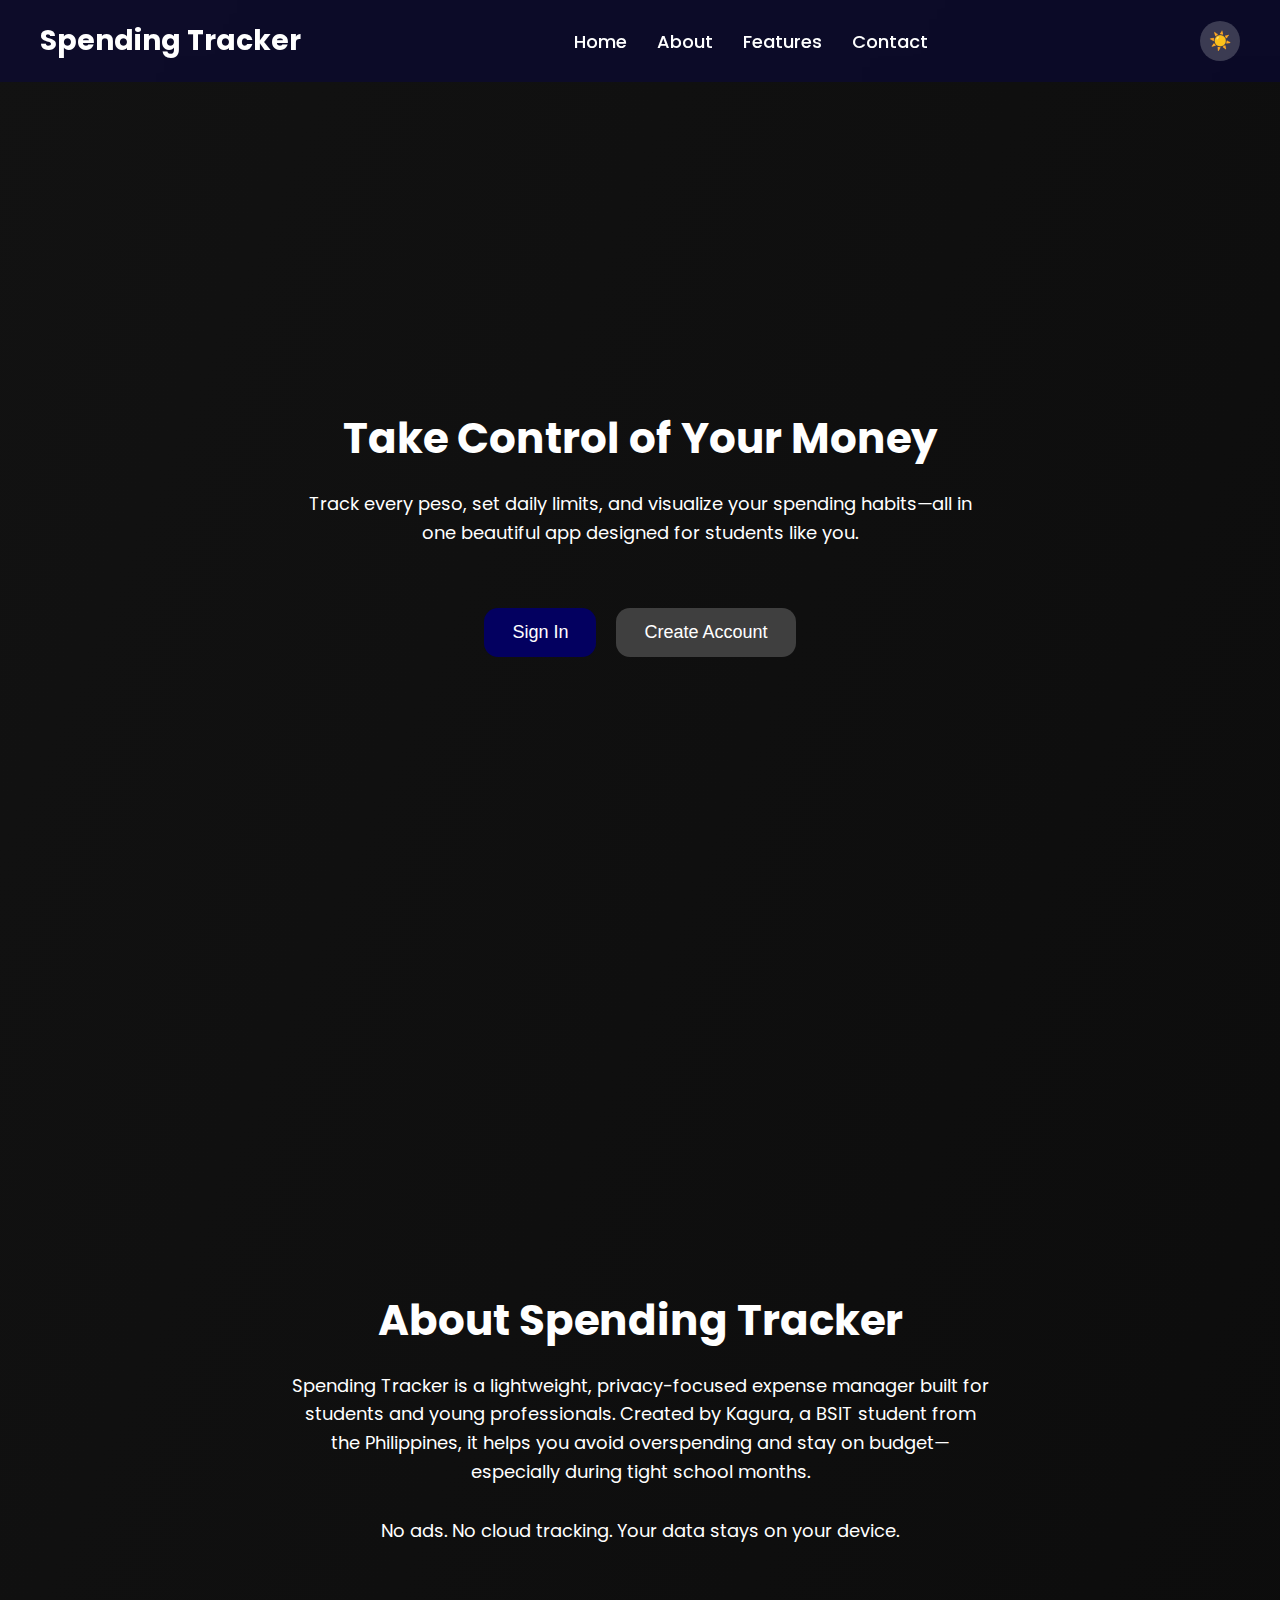
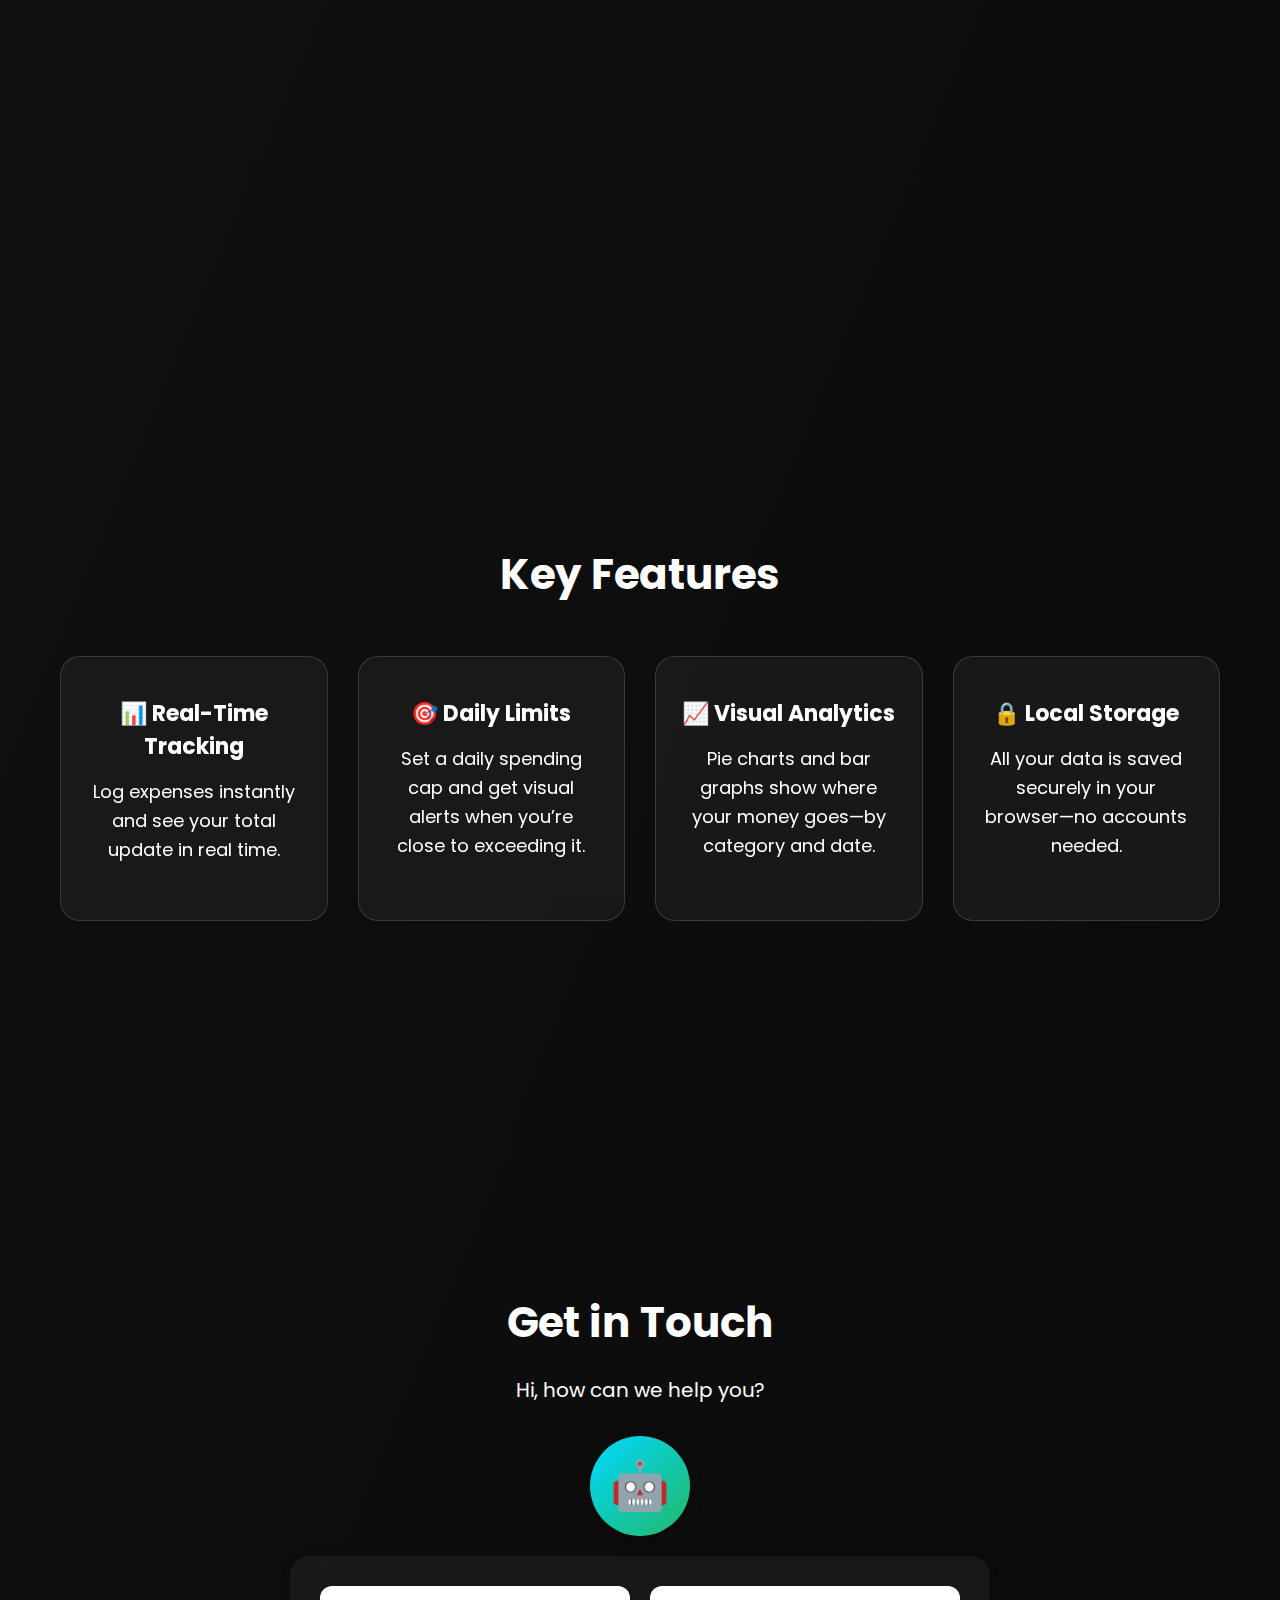
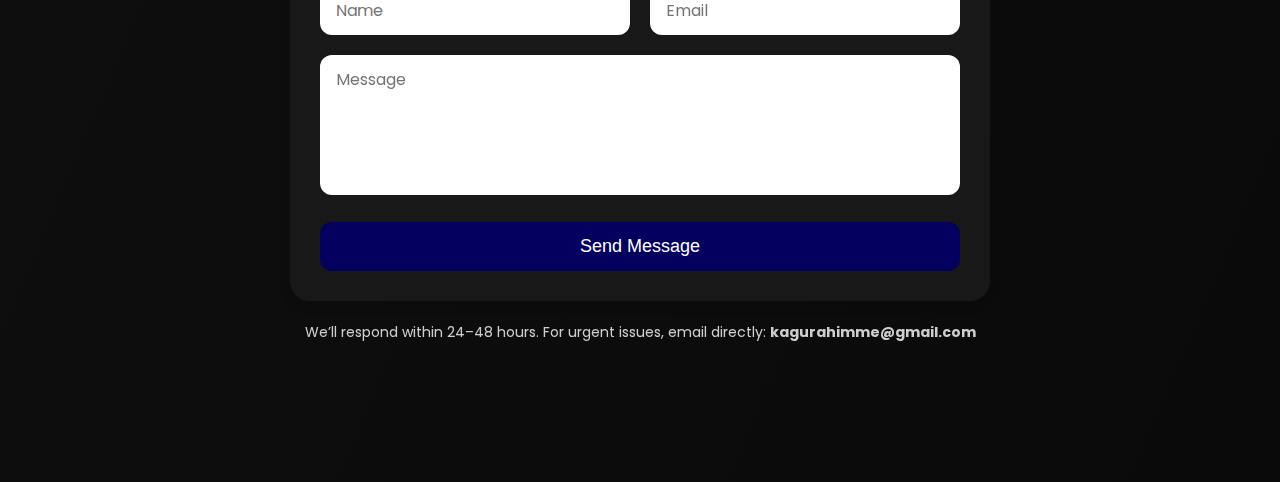
<file: index.html>
<!DOCTYPE html>
<html lang="en">
<head>
  <meta charset="UTF-8" />
  <meta name="viewport" content="width=device-width, initial-scale=1.0"/>
  <title>Welcome | Spending App</title>
  <!-- ✅ Fixed Google Fonts URL (removed extra space) -->
  <link href="https://fonts.googleapis.com/css2?family=Poppins:wght@300;400;500;700&display=swap" rel="stylesheet">
  <link rel="stylesheet" href="index.css"> <!-- ✅ Link CSS -->
</head>
<body>
  <!-- Navbar -->
  <nav class="navbar">
    <div class="logo" onclick="document.getElementById('home').scrollIntoView({behavior:'smooth'})">Spending Tracker</div>
    <div class="nav-links">
      <a href="#home">Home</a>
      <a href="#about">About</a>
      <a href="#features">Features</a>
      <a href="#contact">Contact</a>
    </div>
    <button class="theme-toggle" id="theme-toggle">🌓</button>
  </nav>

  <!-- Home Section -->
  <section id="home" class="hero">
    <h2>Take Control of Your Money</h2>
    <p>Track every peso, set daily limits, and visualize your spending habits—all in one beautiful app designed for students like you.</p>
    <div class="hero-buttons">
      <button class="btn btn-signin" onclick="window.location.href='signin.html'">Sign In</button>
      <button class="btn btn-signup" onclick="window.location.href='signup.html'">Create Account</button>
    </div>
  </section>

  <!-- About Section -->
  <section id="about">
    <h2>About Spending Tracker</h2>
    <p>
      Spending Tracker is a lightweight, privacy-focused expense manager built for students and young professionals. 
      Created by Kagura, a BSIT student from the Philippines, it helps you avoid overspending and stay on budget—especially during tight school months.
    </p>
    <p>
      No ads. No cloud tracking. Your data stays on your device.
    </p>
  </section>

  <!-- Features Section -->
  <section id="features">
    <h2>Key Features</h2>
    <div class="features-grid">
      <div class="feature-card">
        <h3>📊 Real-Time Tracking</h3>
        <p>Log expenses instantly and see your total update in real time.</p>
      </div>
      <div class="feature-card">
        <h3>🎯 Daily Limits</h3>
        <p>Set a daily spending cap and get visual alerts when you’re close to exceeding it.</p>
      </div>
      <div class="feature-card">
        <h3>📈 Visual Analytics</h3>
        <p>Pie charts and bar graphs show where your money goes—by category and date.</p>
      </div>
      <div class="feature-card">
        <h3>🔒 Local Storage</h3>
        <p>All your data is saved securely in your browser—no accounts needed.</p>
      </div>
    </div>
  </section>

  <!-- Contact Section -->
  <section id="contact">
    <h2>Get in Touch</h2>
    <p style="font-size: 20px;">Hi, how can we help you?</p>
    <div class="robot-avatar">🤖</div>
    <form class="contact-form" id="contact-form">
      <div class="form-row">
        <input type="text" id="name" placeholder="Name" required>
        <input type="email" id="email" placeholder="Email" required>
      </div>
      <textarea id="message" placeholder="Message" required></textarea>
      <button type="submit" class="btn">Send Message</button>
    </form>
    <p class="contact-note">
      We’ll respond within 24–48 hours. For urgent issues, email directly: <strong>kagurahimme@gmail.com</strong>
    </p>
  </section>



  <!-- Success Modal -->
  <div class="modal" id="success-modal">
    <div class="modal-content">
      <h3>Message Sent!</h3>
      <p id="modal-message">Thank you! We’ll get back to you soon.</p>
      <button class="btn" id="close-modal">Close</button>
    </div>
  </div>

  <!-- ✅ Link JavaScript at the end -->
  <script src="index.js"></script>
</body>
</html>
</file>
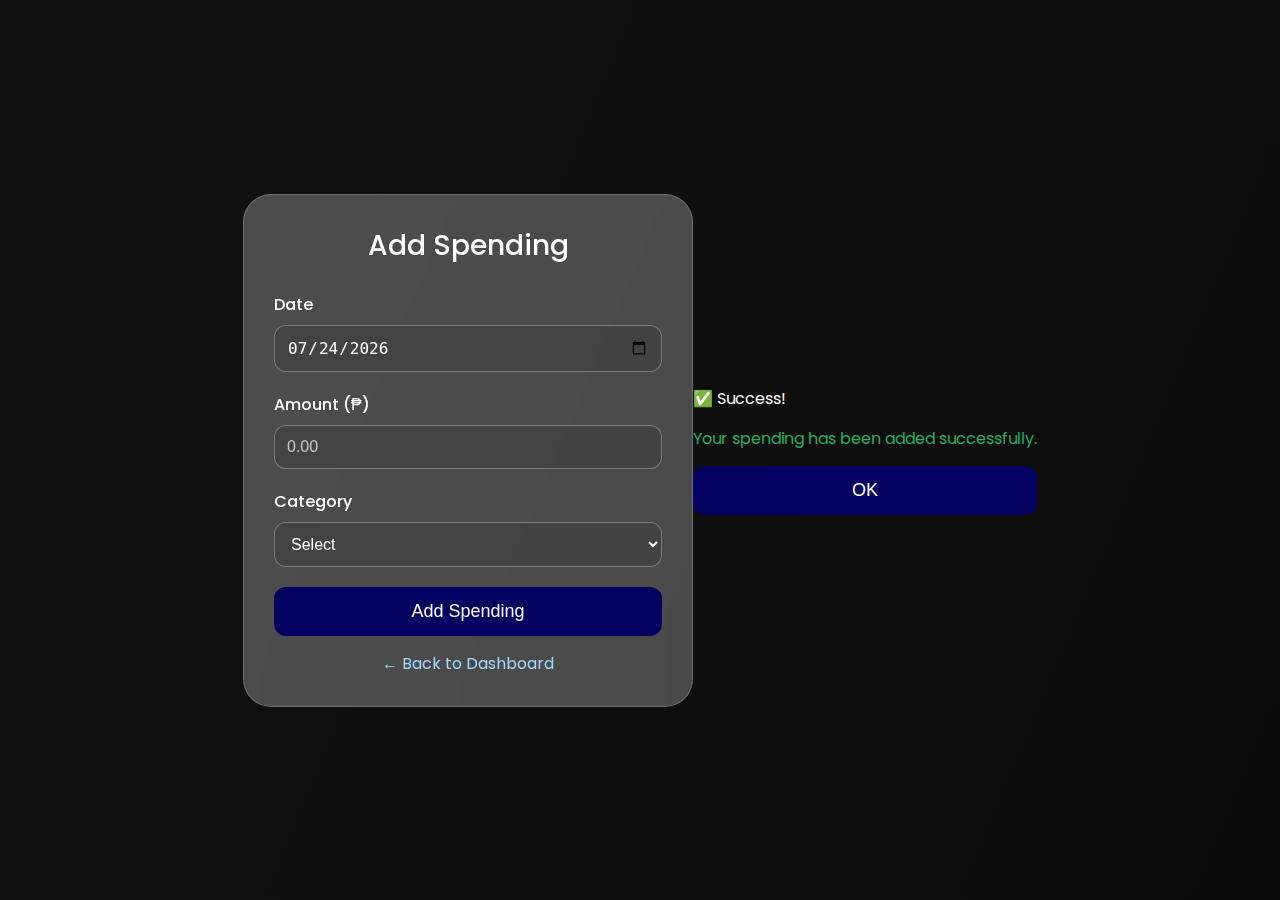
<file: add.html>
<!DOCTYPE html>
<html lang="en">
<head>
  <meta charset="UTF-8" />
  <meta name="viewport" content="width=device-width, initial-scale=1.0"/>
  <title>Add Spending</title>
  <!-- Fixed Google Fonts URL (removed extra space) -->
  <link href="https://fonts.googleapis.com/css2?family=Poppins:wght@300;400;500;700&display=swap" rel="stylesheet">
  <link rel="stylesheet" href="add.css"> <!-- ✅ Link to CSS -->
</head>
<body>
  <div class="card">
    <div class="header">Add Spending</div>
    <div class="input-group">
      <label for="date">Date</label>
      <input type="date" id="date" />
    </div>
    <div class="input-group">
      <label for="amount">Amount (₱)</label>
      <input type="number" id="amount" placeholder="0.00" min="0" step="0.01" />
    </div>
    <div class="input-group">
      <label for="category">Category</label>
      <select id="category">
        <option value="">Select</option>
        <option value="food">Food</option>
        <option value="groceries">Groceries</option>
        <option value="transport">Transportation</option>
        <option value="load">Load/Subscription</option>
      </select>
    </div>
    <button id="save-btn">Add Spending</button>
    <a href="Homepage.html" class="back-link">← Back to Dashboard</a>
  </div>
  <!-- Success Modal -->
<div class="success-modal" id="success-modal">
  <div class="success-modal-content">
    <div class="modal-title">✅ Success!</div>
    <p style="text-align: center; margin: 15px 0; font-size: 16px; color: #27ae60;">
      Your spending has been added successfully.
    </p>
    <button class="btn" id="close-success-modal">OK</button>
  </div>
</div>

  <!-- ✅ Link to JavaScript at end of body -->
  <script src="add.js"></script>
</body>
</html>
</file>
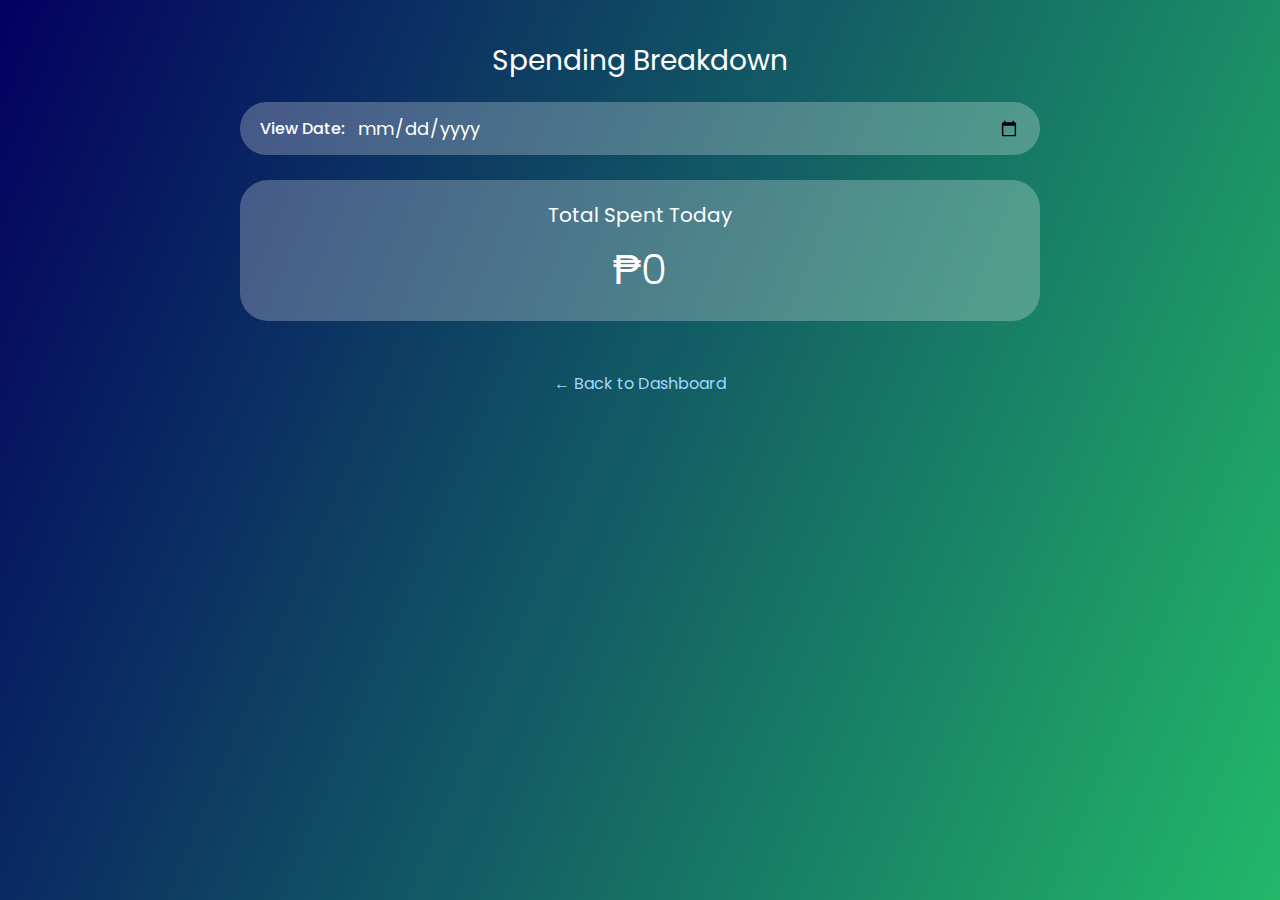
<file: breakdown.html>
<!DOCTYPE html>
<html lang="en">
<head>
  <meta charset="UTF-8" />
  <meta name="viewport" content="width=device-width, initial-scale=1.0"/>
  <title>Spending Breakdown</title>
  <!-- Fixed Google Fonts URL (removed extra space) -->
  <link href="https://fonts.googleapis.com/css2?family=Poppins:wght@300;400;500;700&display=swap" rel="stylesheet">
  <link rel="stylesheet" href="breakdown.css"> <!-- ✅ Link CSS -->
</head>
<body>
  <div class="container">
    <div class="header">Spending Breakdown</div>

    <div class="date-picker">
      <label for="date-select">View Date:</label>
      <input type="date" id="date-select" />
    </div>

    <div class="summary">
      <div class="total-label">Total Spent Today</div>
      <div class="total-value">₱<span id="total-spent">0</span></div>
    </div>

    <div class="breakdown-list" id="breakdown-list">
      <!-- Items loaded by JS -->
    </div>

    <a href="index.html" class="back-link">← Back to Dashboard</a>
  </div>

  <!-- ✅ Link JavaScript at the end -->
  <script src="breakdown.js"></script>
</body>
</html>
</file>
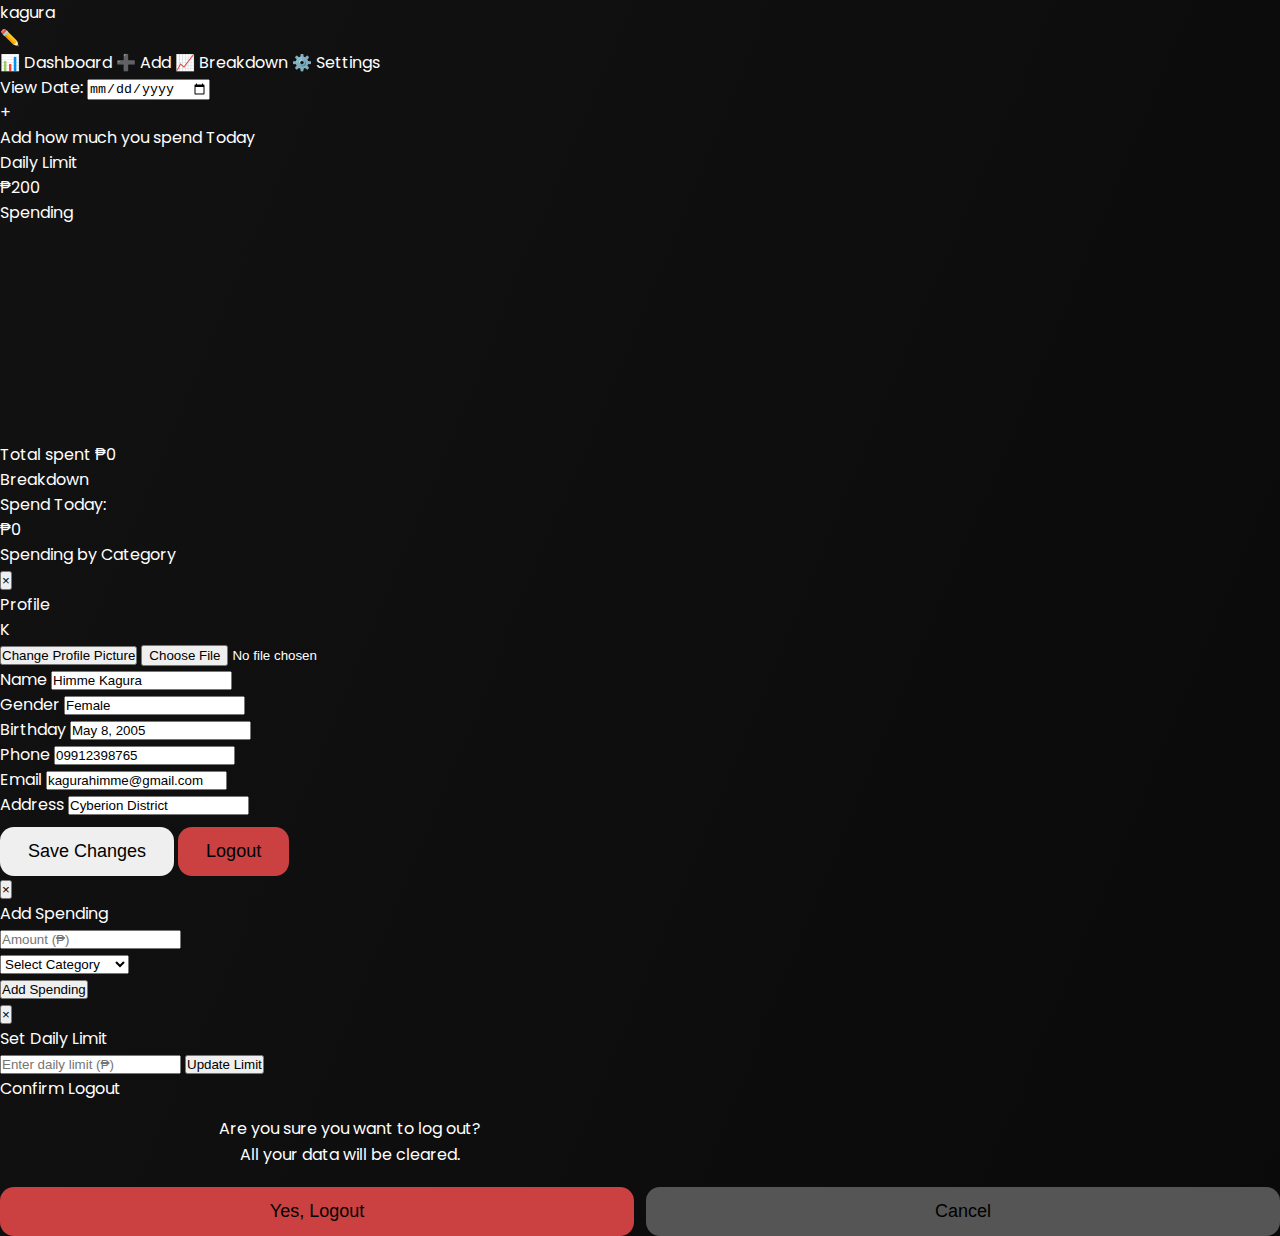
<file: Homepage.html>
<!DOCTYPE html>
<html lang="en">
<head>
  <meta charset="UTF-8" />
  <meta name="viewport" content="width=device-width, initial-scale=1.0"/>
  <title>Spending Dashboard</title>
  <link href="https://fonts.googleapis.com/css2?family=Poppins:wght@300;400;500;700&display=swap" rel="stylesheet">
  <link rel="stylesheet" href="index.css"> <!-- ✅ Link to CSS -->
</head>
<body>
  <!-- Sidebar -->
  <div class="sidebar">
    <div class="profile-header" id="profile-btn">
      <div class="avatar" id="sidebar-avatar"></div>
      <div class="username" id="profile-name">kagura</div>
      <div class="edit-icon">✏️</div>
    </div>

    <!-- Dashboard: stays on current page -->
    <a href="index.html" class="nav-item" style="text-decoration: none; color: white;">
      <span class="nav-icon">📊</span>
      <span>Dashboard</span>
    </a>

    <!-- Link to add.html -->
    <a href="add.html" class="nav-item" style="text-decoration: none; color: white;">
      <span class="nav-icon">➕</span>
      <span>Add</span>
    </a>

    <!-- Link to breakdown.html -->
    <a href="breakdown.html" class="nav-item" style="text-decoration: none; color: white;">
      <span class="nav-icon">📈</span>
      <span>Breakdown</span>
    </a>

    <!-- Link to settings.html -->
    <a href="settings.html" class="nav-item" style="text-decoration: none; color: white;">
      <span class="nav-icon">⚙️</span>
      <span>Settings</span>
    </a>
  </div>

  <!-- Main Content -->
  <div class="main-content">
    <div class="header-row">
      <div class="date-picker-container">
        <span class="date-picker-label">View Date:</span>
        <input type="date" id="date-picker">
      </div>
      <div class="quick-add">
        <div class="add-btn" id="add-spending-btn">+</div>
        <div class="add-text">Add how much you spend Today</div>
      </div>
    </div>

    <div class="analytics-card">
      <!-- Combined Pie Chart and Daily Limit Container -->
      <div class="pie-container">
        <div class="daily-limit-in-pie" id="daily-limit-in-pie">
          <div class="daily-limit-title">Daily Limit</div>
          <div class="daily-limit-value">₱<span id="daily-limit-value">200</span></div>
        </div>
        <div class="chart-title">Spending</div>
        <canvas id="pie-chart" class="pie-chart-canvas" width="210" height="210"></canvas>
        <div class="total-spent">Total spent ₱<span id="total-spent">0</span></div>
      </div>

      <!-- Breakdown Container with Bar Graph Inside -->
      <div class="breakdown">
        <div class="breakdown-header">
          <div class="breakdown-title">Breakdown</div>
        </div>
        
        <div class="selected-date-container">
          <div class="selected-date-title">Spend Today: </div>
          <div class="selected-date-value">₱<span id="today-total">0</span></div>
        </div>
        
        <div class="breakdown-list" id="breakdown-list">
          <!-- Breakdown items will be generated here -->
        </div>
        
        <!-- Bar Graph inside Breakdown -->
        <div class="bar-graph-container">
          <div class="graph-title">Spending by Category</div>
          <div class="bars-container" id="bars-container">
            <!-- Bars will be generated by JavaScript -->
          </div>
        </div>
      </div>
    </div>
  </div>

  <!-- Profile Modal -->
  <div class="profile-modal" id="profile-modal">
    <div class="profile-modal-content">
      <button class="close-btn" id="close-profile-modal">×</button>
      <div class="modal-title">Profile</div>
      
      <!-- Profile Image Upload -->
      <div class="profile-image-container">
        <div class="profile-preview" id="profile-preview">
          <span id="preview-placeholder">K</span>
        </div>
        <button class="image-upload-btn" id="image-upload-btn">Change Profile Picture</button>
        <input type="file" id="profile-image-input" class="file-input" accept="image/*">
      </div>
      
      <div class="profile-field">
        <label class="field-label">Name</label>
        <input type="text" id="profile-name-input" class="field-input" value="Himme Kagura">
      </div>
      <div class="profile-field">
        <label class="field-label">Gender</label>
        <input type="text" id="profile-gender-input" class="field-input" value="Female">
      </div>
      <div class="profile-field">
        <label class="field-label">Birthday</label>
        <input type="text" id="profile-birthday-input" class="field-input" value="May 8, 2005">
      </div>
      <div class="profile-field">
        <label class="field-label">Phone</label>
        <input type="text" id="profile-phone-input" class="field-input" value="09912398765">
      </div>
      <div class="profile-field">
        <label class="field-label">Email</label>
        <input type="email" id="profile-email-input" class="field-input" value="kagurahimme@gmail.com">
      </div>
      <div class="profile-field">
        <label class="field-label">Address</label>
        <input type="text" id="profile-address-input" class="field-input" value="Cyberion District">
      </div>
      <button class="btn" id="save-profile">Save Changes</button>
      <button class="btn" id="logout-btn" style="background: #CB4040; margin-top: 10px;">Logout</button>
    </div>
  </div>

  <!-- Add Spending Modal -->
  <div class="add-modal" id="add-modal">
    <div class="add-modal-content">
      <button class="close-btn" id="close-add-modal">×</button>
      <div class="add-modal-title">Add Spending</div>
      <div class="input-group">
        <input type="number" id="amount" class="input-field" placeholder="Amount (₱)" min="0" step="0.01">
      </div>
      <div class="input-group">
        <select id="category" class="category-select">
          <option value="">Select Category</option>
          <option value="food">Food</option>
          <option value="groceries">Groceries</option>
          <option value="transport">Transportation</option>
          <option value="load">Load/Subscription</option>
        </select>
      </div>
      <button class="save-btn" id="save-spending">Add Spending</button>
    </div>
  </div>

  <!-- Daily Limit Modal -->
  <div class="daily-limit-modal" id="daily-limit-modal">
    <div class="daily-limit-modal-content">
      <button class="close-btn" id="close-daily-limit-modal">×</button>
      <div class="daily-limit-title">Set Daily Limit</div>
      <input type="number" id="daily-limit-input" class="daily-limit-input" placeholder="Enter daily limit (₱)" min="0" step="0.01">
      <button class="update-btn" id="update-daily-limit">Update Limit</button>
    </div>
  </div>

  <!-- Logout Confirmation Modal -->
  <div class="logout-modal" id="logout-modal">
    <div class="logout-modal-content">
      <div class="modal-title">Confirm Logout</div>
      <p style="text-align: center; margin: 15px 0; font-size: 16px;">
        Are you sure you want to log out?<br>All your data will be cleared.
      </p>
      <div style="display: flex; gap: 12px; margin-top: 20px;">
        <button class="btn" id="confirm-logout" style="flex: 1; background: #CB4040;">Yes, Logout</button>
        <button class="btn" id="cancel-logout" style="flex: 1; background: #555;">Cancel</button>
      </div>
    </div>
  </div>

  <!-- ✅ Link to JavaScript at the END of body -->
  <script src="index.js"></script>
</body>
</html>
</file>
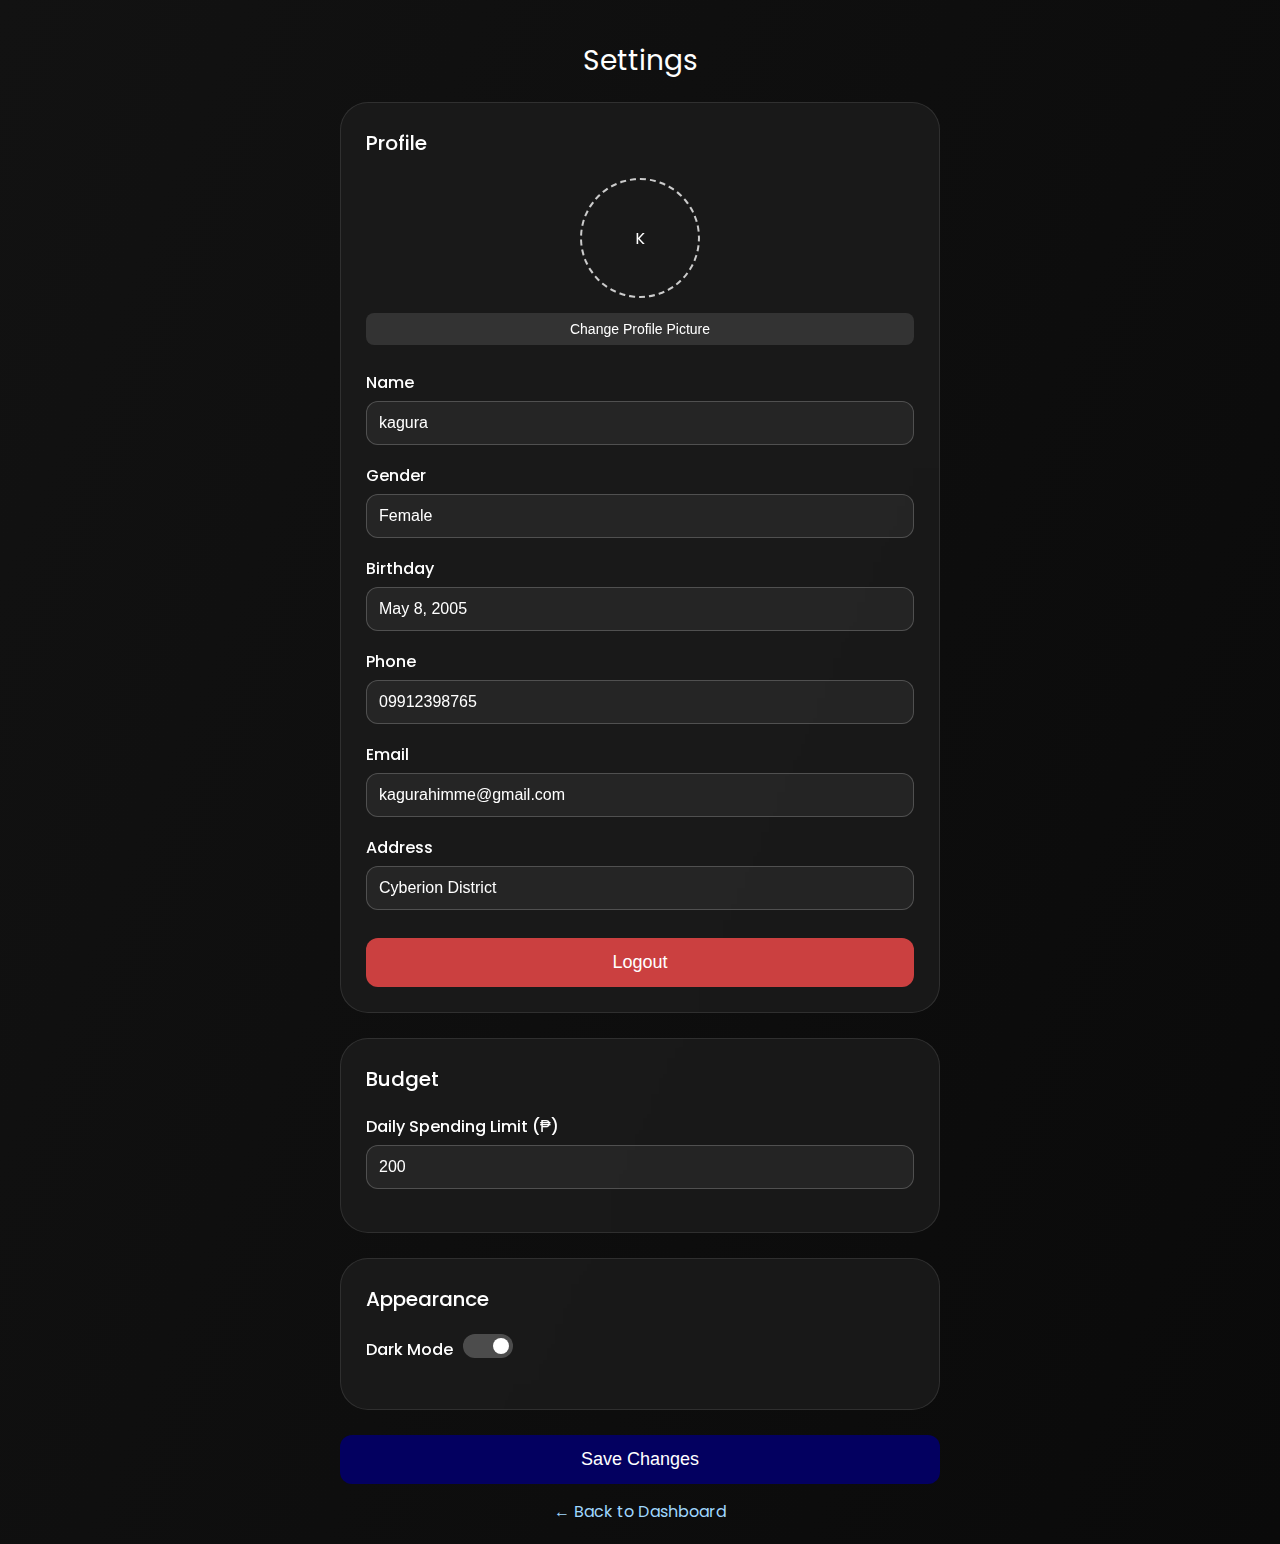
<file: settings.html>
<!-- settings.html -->
<!DOCTYPE html>
<html lang="en">
<head>
  <meta charset="UTF-8" />
  <meta name="viewport" content="width=device-width, initial-scale=1.0"/>
  <title>Settings</title>
  <link href="https://fonts.googleapis.com/css2?family=Poppins:wght@300;400;500;700&display=swap" rel="stylesheet">
  <style>
    * {
      margin: 0;
      padding: 0;
      box-sizing: border-box;
    }

    body {
      background: linear-gradient(112.68deg, #030060 0%, #22B868 100%);
      font-family: 'Poppins', sans-serif;
      color: white;
      padding: 20px;
      min-height: 100vh;
      transition: background 0.3s ease;
    }

    /* Dark Mode */
    body.dark-mode {
      background: linear-gradient(112.68deg, #121212 0%, #0a0a0a 100%);
    }

    .container {
      max-width: 600px;
      margin: 0 auto;
    }

    .header {
      text-align: center;
      font-size: 28px;
      margin: 20px 0;
    }

    .card {
      background: rgba(255,255,255,0.25);
      backdrop-filter: blur(10px);
      border: 1px solid rgba(255,255,255,0.2);
      border-radius: 28px;
      padding: 25px;
      margin-bottom: 25px;
    }

    .section-title {
      font-size: 20px;
      margin-bottom: 20px;
      font-weight: 500;
    }

    .field {
      margin-bottom: 18px;
    }

    label {
      display: block;
      margin-bottom: 6px;
      font-weight: 500;
    }

    input {
      width: 100%;
      padding: 12px;
      border-radius: 12px;
      border: 1px solid rgba(255,255,255,0.3);
      background: rgba(0,0,0,0.1);
      color: white;
      font-size: 16px;
    }

    button {
      width: 100%;
      padding: 14px;
      background: #030060;
      color: white;
      border: none;
      border-radius: 12px;
      font-size: 18px;
      font-weight: 500;
      cursor: pointer;
      transition: background 0.3s;
    }

    button:hover {
      background: #22B868;
    }

    .back-link {
      display: block;
      text-align: center;
      margin-top: 15px;
      color: #a0d8ff;
      text-decoration: none;
      font-size: 16px;
    }

    /* Profile Image Upload */
    .profile-image-container {
      display: flex;
      flex-direction: column;
      align-items: center;
      margin-bottom: 25px;
    }

    .profile-preview {
      width: 120px;
      height: 120px;
      border-radius: 50%;
      background: #ddd;
      display: flex;
      align-items: center;
      justify-content: center;
      overflow: hidden;
      margin-bottom: 15px;
      border: 2px dashed #ccc;
    }

    .profile-preview img {
      width: 100%;
      height: 100%;
      object-fit: cover;
    }

    .image-upload-btn {
      background: #030060;
      color: white;
      border: none;
      padding: 8px 16px;
      border-radius: 8px;
      cursor: pointer;
      font-size: 14px;
    }

    .image-upload-btn:hover {
      background: #22B868;
    }

    .file-input {
      display: none;
    }

    /* Toggle Switch for Light/Dark Mode */
    .toggle-container {
      display: flex;
      align-items: center;
      gap: 10px;
      margin-bottom: 20px;
    }

    .toggle-label {
      font-size: 16px;
      font-weight: 500;
    }

    .switch {
      position: relative;
      display: inline-block;
      width: 50px;
      height: 24px;
    }

    .switch input {
      opacity: 0;
      width: 0;
      height: 0;
    }

    .slider {
      position: absolute;
      cursor: pointer;
      top: 0;
      left: 0;
      right: 0;
      bottom: 0;
      background: rgba(255,255,255,0.2);
      transition: .4s;
      border-radius: 24px;
    }

    .slider:before {
      position: absolute;
      content: "";
      height: 16px;
      width: 16px;
      left: 4px;
      bottom: 4px;
      background: white;
      transition: .4s;
      border-radius: 50%;
    }

    input:checked + .slider {
      background: #22B868;
    }

    input:checked + .slider:before {
      transform: translateX(26px);
    }

    /* Dark mode overrides */
    body.dark-mode {
      background: linear-gradient(112.68deg, #121212 0%, #0a0a0a 100%);
      color: #fff;
    }

    body.dark-mode .card {
      background: rgba(30, 30, 30, 0.7);
      border: 1px solid rgba(255,255,255,0.1);
    }

    body.dark-mode input {
      background: rgba(50, 50, 50, 0.5);
      color: white;
      border-color: rgba(255,255,255,0.2);
    }

    body.dark-mode .slider {
      background: rgba(200, 200, 200, 0.3);
    }

    body.dark-mode .slider:before {
      background: #fff;
    }

    body.dark-mode .image-upload-btn {
      background: #333;
    }

    body.dark-mode .image-upload-btn:hover {
      background: #555;
    }

    /* Notification Modal */
    .notification-modal {
      position: fixed;
      top: 0;
      left: 0;
      width: 100%;
      height: 100%;
      background: rgba(0, 0, 0, 0.5);
      display: flex;
      justify-content: center;
      align-items: center;
      z-index: 2000;
      opacity: 0;
      visibility: hidden;
      transition: opacity 0.3s, visibility 0.3s;
    }

    .notification-modal.show {
      opacity: 1;
      visibility: visible;
    }

    .notification-content {
      background: rgba(255, 255, 255, 0.95);
      color: #030060;
      padding: 20px 30px;
      border-radius: 16px;
      font-size: 18px;
      font-weight: 500;
      text-align: center;
      max-width: 90%;
      box-shadow: 0 8px 24px rgba(0,0,0,0.3);
    }

    body.dark-mode .notification-content {
      background: rgba(30, 30, 30, 0.95);
      color: #22B868;
    }
  </style>
</head>
<body>
  <div class="container">
    <div class="header">Settings</div>

    <!-- Profile Section -->
    <div class="card">
      <div class="section-title">Profile</div>

      <!-- Profile Image Upload -->
      <div class="profile-image-container">
        <div class="profile-preview" id="profile-preview">
          <span id="preview-placeholder">K</span>
        </div>
        <button class="image-upload-btn" id="image-upload-btn">Change Profile Picture</button>
        <input type="file" id="profile-image-input" class="file-input" accept="image/*">
      </div>

      <div class="field">
        <label for="name">Name</label>
        <input type="text" id="name" placeholder="Your name">
      </div>
      <div class="field">
        <label for="gender">Gender</label>
        <input type="text" id="gender" placeholder="Female">
      </div>
      <div class="field">
        <label for="birthday">Birthday</label>
        <input type="text" id="birthday" placeholder="May 8, 2005">
      </div>
      <div class="field">
        <label for="phone">Phone</label>
        <input type="text" id="phone" placeholder="09912398765">
      </div>
      <div class="field">
        <label for="email">Email</label>
        <input type="email" id="email" placeholder="kagurahimme@gmail.com">
      </div>
      <div class="field">
        <label for="address">Address</label>
        <input type="text" id="address" placeholder="Cyberion District">
      </div>
      <button class="btn" id="logout-btn" style="background: #CB4040; margin-top: 10px;">Logout</button>
    </div>

    <!-- Daily Limit Section -->
    <div class="card">
      <div class="section-title">Budget</div>
      <div class="field">
        <label for="daily-limit">Daily Spending Limit (₱)</label>
        <input type="number" id="daily-limit" min="0" step="0.01" placeholder="200">
      </div>
    </div>

    <!-- Theme Toggle -->
    <div class="card">
      <div class="section-title">Appearance</div>
      <div class="toggle-container">
        <span class="toggle-label">Dark Mode</span>
        <label class="switch">
          <input type="checkbox" id="theme-toggle">
          <span class="slider"></span>
        </label>
      </div>
    </div>

    <button id="save-btn">Save Changes</button>
    <a href="index.html" class="back-link">← Back to Dashboard</a>
  </div>

  <!-- Notification Modal -->
  <div class="notification-modal" id="notification-modal">
    <div class="notification-content" id="notification-text">
      Settings saved!
    </div>
  </div>

  <script>
    // Load saved data
    const userData = JSON.parse(localStorage.getItem('userData')) || {
      name: 'kagura',
      gender: 'Female',
      birthday: 'May 8, 2005',
      phone: '09912398765',
      email: 'kagurahimme@gmail.com',
      address: 'Cyberion District',
      profileImage: null
    };

    // Get latest daily limit from any date (or default)
    let dailyLimit = 200;
    const spendingData = JSON.parse(localStorage.getItem('spendingDataV2')) || {};
    const dates = Object.keys(spendingData);
    if (dates.length > 0) {
      dailyLimit = spendingData[dates[0]].dailyLimit || 200;
    }

    // Populate fields
    document.getElementById('name').value = userData.name;
    document.getElementById('gender').value = userData.gender;
    document.getElementById('birthday').value = userData.birthday;
    document.getElementById('phone').value = userData.phone;
    document.getElementById('email').value = userData.email;
    document.getElementById('address').value = userData.address;
    document.getElementById('daily-limit').value = dailyLimit;

    // Initialize profile image preview
    function initProfileImage() {
      const profilePreview = document.getElementById('profile-preview');
      const previewPlaceholder = document.getElementById('preview-placeholder');

      if (userData.profileImage) {
        profilePreview.innerHTML = `<img src="${userData.profileImage}" alt="Profile">`;
        previewPlaceholder.style.display = 'none';
      } else {
        const firstLetter = userData.name.charAt(0).toUpperCase();
        previewPlaceholder.textContent = firstLetter;
        profilePreview.style.background = `url('https://via.placeholder.com/120/FF69B4/ffffff?text=${firstLetter}') center/cover no-repeat`;
      }
    }

    initProfileImage();

    // Handle profile image upload
    document.getElementById('image-upload-btn').addEventListener('click', () => {
      document.getElementById('profile-image-input').click();
    });

    document.getElementById('profile-image-input').addEventListener('change', (e) => {
      const file = e.target.files[0];
      if (file) {
        const reader = new FileReader();
        reader.onload = (event) => {
          const imageUrl = event.target.result;
          userData.profileImage = imageUrl;
          document.getElementById('profile-preview').innerHTML = `<img src="${imageUrl}" alt="Profile">`;
          document.getElementById('preview-placeholder').style.display = 'none';
        };
        reader.readAsDataURL(file);
      }
    });

    // Notification function
    function showNotification(message) {
      const modal = document.getElementById('notification-modal');
      const text = document.getElementById('notification-text');
      text.textContent = message;
      modal.classList.add('show');

      // Auto-close after 3 seconds
      setTimeout(() => {
        modal.classList.remove('show');
      }, 3000);

      // Close on click
      modal.addEventListener('click', () => {
        modal.classList.remove('show');
      }, { once: true });
    }

    // Save
    document.getElementById('save-btn').addEventListener('click', () => {
      const name = document.getElementById('name').value.trim();
      const gender = document.getElementById('gender').value.trim();
      const birthday = document.getElementById('birthday').value.trim();
      const phone = document.getElementById('phone').value.trim();
      const email = document.getElementById('email').value.trim();
      const address = document.getElementById('address').value.trim();
      const limit = parseFloat(document.getElementById('daily-limit').value);

      if (!name || !email || isNaN(limit) || limit < 0) {
        showNotification('Please fill all required fields correctly.');
        return;
      }

      // Save user data
      localStorage.setItem('userData', JSON.stringify({
        name,
        gender,
        birthday,
        phone,
        email,
        address,
        profileImage: userData.profileImage
      }));

      // Update daily limit for all existing dates
      const updatedSpending = { ...spendingData };
      for (const date in updatedSpending) {
        updatedSpending[date].dailyLimit = limit;
      }
      localStorage.setItem('spendingDataV2', JSON.stringify(updatedSpending));

      showNotification('Settings saved!');
      
      // Redirect after a short delay for smooth UX
      setTimeout(() => {
        window.location.href = 'index.html';
      }, 1000);
    });

    // Theme Toggle Logic
    const themeToggle = document.getElementById('theme-toggle');
    const body = document.body;

    const savedTheme = localStorage.getItem('theme') || 'dark';
    if (savedTheme === 'light') {
      body.classList.remove('dark-mode');
      themeToggle.checked = false;
    } else {
      body.classList.add('dark-mode');
      themeToggle.checked = true;
    }

    themeToggle.addEventListener('change', () => {
    if (themeToggle.checked) {
        document.body.classList.add('dark-mode');
        document.body.classList.remove('light-mode');
        localStorage.setItem('theme', 'dark');
    } else {
        document.body.classList.add('light-mode');
        document.body.classList.remove('dark-mode');
        localStorage.setItem('theme', 'light');
    }
    });
    // Logout
    document.getElementById('logout-btn').addEventListener('click', () => {
      localStorage.removeItem('isLoggedIn');
      localStorage.removeItem('userData');
      localStorage.removeItem('spendingDataV2');
      alert('You have been logged out.');
      window.location.href = 'landingpage.html';
    });
  </script>
</body>
</html>
</file>
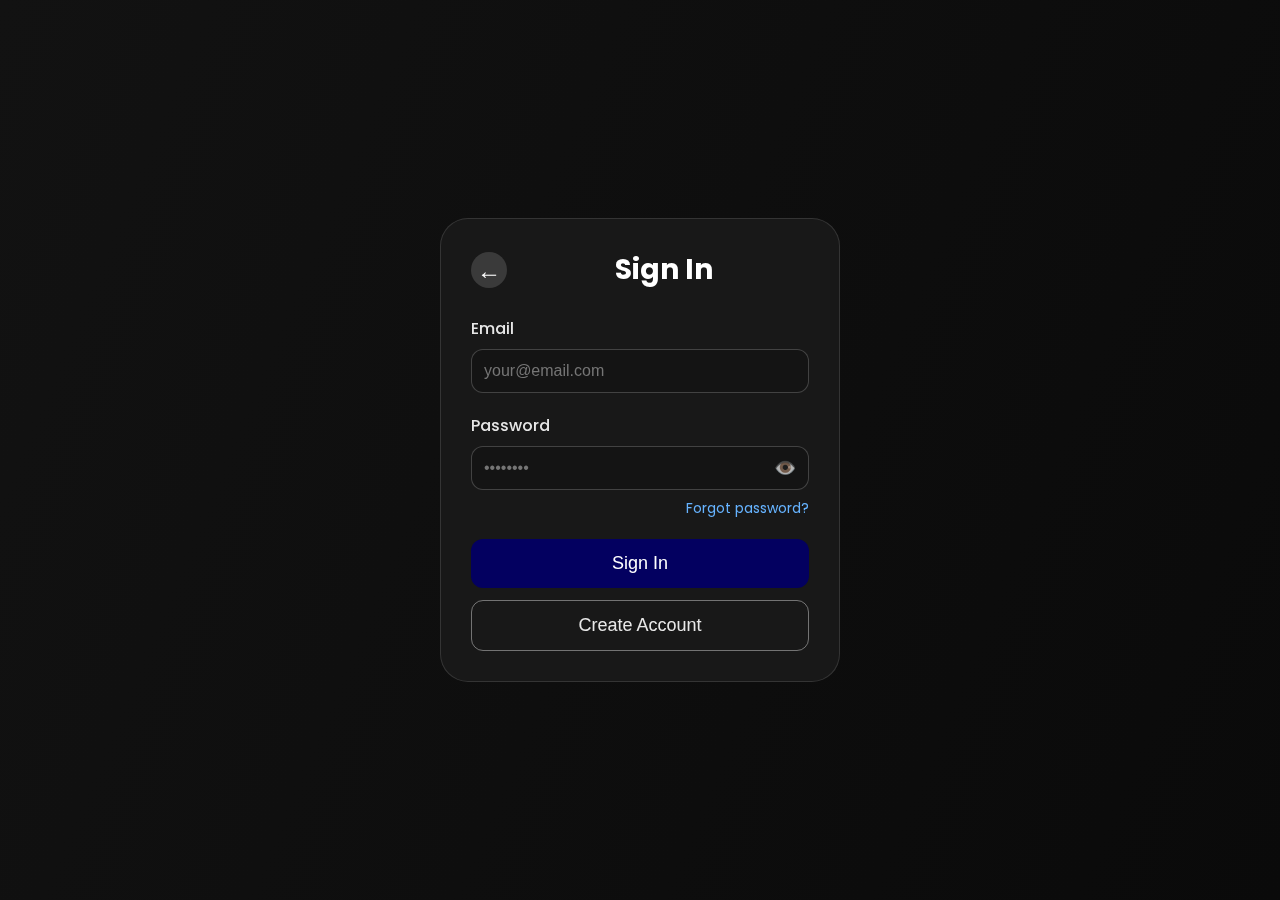
<file: signin.html>
<!DOCTYPE html>
<html lang="en">
<head>
  <meta charset="UTF-8" />
  <meta name="viewport" content="width=device-width, initial-scale=1.0"/>
  <title>Sign In</title>
  <link href="https://fonts.googleapis.com/css2?family=Poppins:wght@300;400;500;700&display=swap" rel="stylesheet">
  <link rel="stylesheet" href="signin.css">
</head>
<body>
  <div class="card">
    <!-- Header with Back Button -->
    <div class="header-container">
      <a href="index.html" class="back-btn">←</a>
      <h1 class="header">Sign In</h1>
    </div>

    <div class="field">
      <label for="email">Email</label>
      <input type="email" id="email" placeholder="your@email.com">
    </div>
    <div class="field password-field">
      <label for="password">Password</label>
      <div class="password-wrapper">
        <input type="password" id="password" placeholder="••••••••">
        <button type="button" class="toggle-password" id="toggle-password">👁️</button>
      </div>
      <a href="#" id="forgot-password" class="forgot-link">Forgot password?</a>
    </div>
    
    <button id="signin-btn">Sign In</button>
    <button class="signup-btn" onclick="window.location.href='signup.html'">Create Account</button>
  </div>

  <!-- Message Modal -->
  <div class="modal" id="message-modal">
    <div class="modal-content">
      <h3 id="modal-title">Title</h3>
      <p id="modal-text">Message here.</p>
      <button class="btn" id="modal-close">Close</button>
    </div>
  </div>

  <!-- Forgot Password Modal -->
  <div class="modal" id="forgot-modal">
    <div class="modal-content">
      <h3>Reset Password</h3>
      <p>Enter your email and we’ll send you a link to reset your password.</p>
      <input type="email" id="reset-email" placeholder="your@email.com" style="width:100%; padding:10px; margin:10px 0; border-radius:8px; border:1px solid #ccc;">
      <button class="btn" id="send-reset">Send Reset Link</button>
      <button class="btn cancel-btn" id="cancel-reset">Cancel</button>
    </div>
  </div>

  <script src="signin.js"></script>
</body>
</html>
</file>
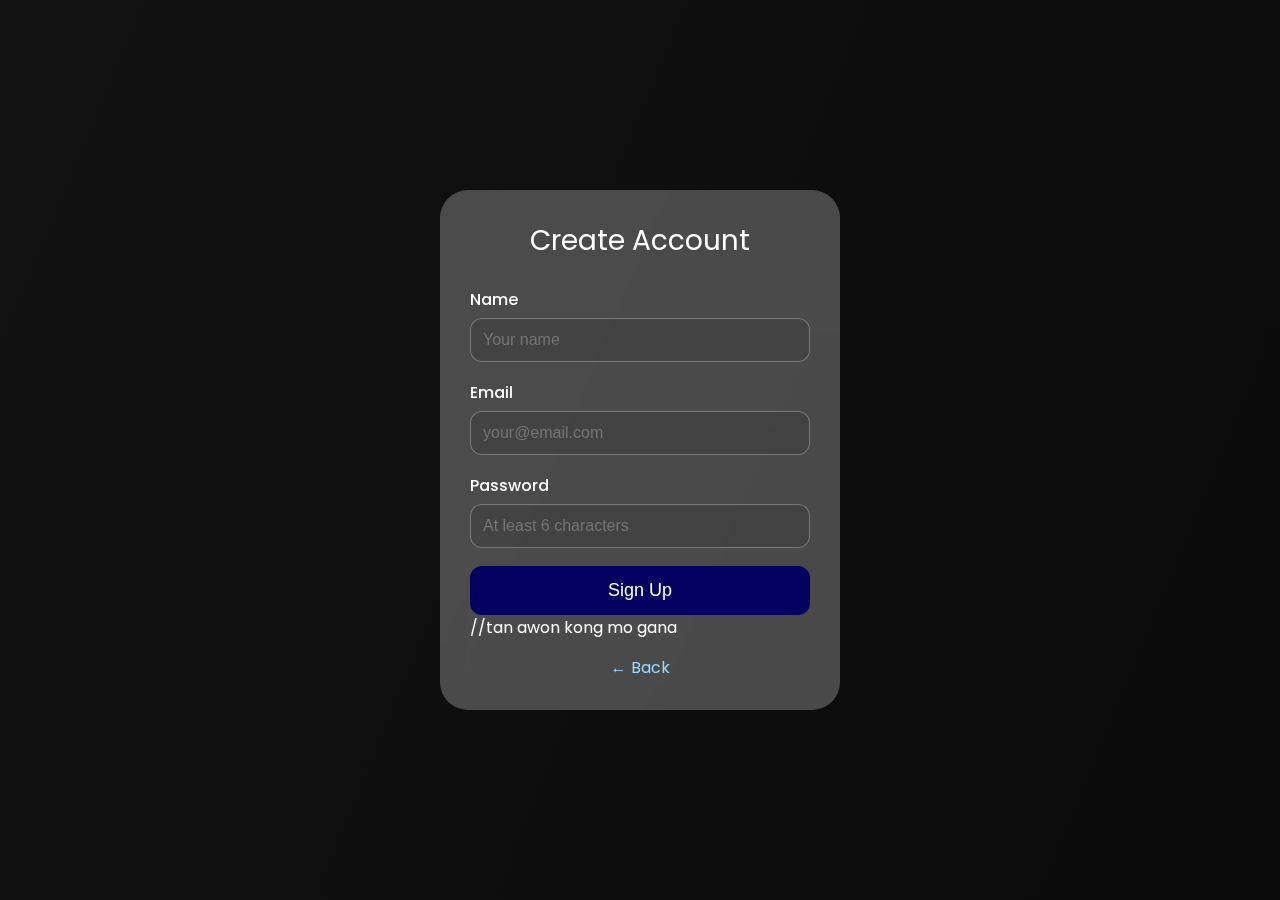
<file: signup.html>
<!DOCTYPE html>
<html lang="en">
<head>
  <meta charset="UTF-8" />
  <meta name="viewport" content="width=device-width, initial-scale=1.0"/>
  <title>Sign Up</title>
  <link href="https://fonts.googleapis.com/css2?family=Poppins:wght@300;400;500;700&display=swap" rel="stylesheet">
  <link rel="stylesheet" href="signup.css">
</head>
<body>
  <div class="card">
    <div class="header">Create Account</div>
    <div class="field">
      <label for="name">Name</label>
      <input type="text" id="name" placeholder="Your name">
    </div>
    <div class="field">
      <label for="email">Email</label>
      <input type="email" id="email" placeholder="your@email.com">
    </div>
    <div class="field">
      <label for="password">Password</label>
      <input type="password" id="password" placeholder="At least 6 characters">
    </div>
    <button id="signup-btn">Sign Up</button>
    //tan awon kong mo gana
    <a href="signin.html" class="back">← Back</a>
  </div>

  <!-- Modal for messages -->
  <div class="modal" id="message-modal">
    <div class="modal-content">
      <h3 id="modal-title">Title</h3>
      <p id="modal-text">Message here.</p>
      <button class="btn" id="modal-close">Close</button>
    </div>
  </div>

  <script src="signup.js"></script>
</body>
</html>
</file>
<file: index.css>
* {
    margin: 0;
    padding: 0;
    box-sizing: border-box;
  }

  :root {
    --bg-gradient: linear-gradient(112.68deg, #030060 0%, #22B868 100%);
    --text-light: white;
    --card-bg: rgba(255, 255, 255, 0.15);
    --btn-primary: #030060;
    --btn-hover: #22B868;
  }

  body {
    background: var(--bg-gradient);
    font-family: 'Poppins', sans-serif;
    color: var(--text-light);
    min-height: 100vh;
    overflow-x: hidden;
    transition: background 0.4s ease;
  }

  body.dark-mode {
    --bg-gradient: linear-gradient(112.68deg, #121212 0%, #0a0a0a 100%);
    --card-bg: rgba(30, 30, 30, 0.7);
  }

  /* Navbar */
  .navbar {
    display: flex;
    justify-content: space-between;
    align-items: center;
    padding: 20px 40px;
    position: sticky;
    top: 0;
    z-index: 100;
    background: rgba(3, 0, 96, 0.3);
    backdrop-filter: blur(10px);
  }

  .logo {
    font-size: 28px;
    font-weight: 700;
    cursor: pointer;
  }

  .nav-links {
    display: flex;
    gap: 30px;
  }

  .nav-links a {
    color: white;
    text-decoration: none;
    font-weight: 500;
    font-size: 18px;
    transition: color 0.3s;
  }

  .nav-links a:hover {
    color: #22B868;
  }

  .theme-toggle {
    background: rgba(255,255,255,0.2);
    border: none;
    width: 40px;
    height: 40px;
    border-radius: 50%;
    color: white;
    font-size: 18px;
    cursor: pointer;
    display: flex;
    align-items: center;
    justify-content: center;
  }

  /* Sections */
  section {
    min-height: 100vh;
    display: flex;
    flex-direction: column;
    justify-content: center;
    align-items: center;
    padding: 60px 20px;
    max-width: 1200px;
    margin: 0 auto;
  }

  h2 {
    font-size: 42px;
    margin-bottom: 20px;
    text-align: center;
  }

  p {
    font-size: 18px;
    line-height: 1.6;
    text-align: center;
    max-width: 700px;
    margin-bottom: 30px;
  }

  /* Home */
  .hero {
    text-align: center;
  }

  .hero-buttons {
    display: flex;
    gap: 20px;
    margin-top: 30px;
    flex-wrap: wrap;
    justify-content: center;
  }

  .btn {
    padding: 14px 28px;
    border: none;
    border-radius: 14px;
    font-size: 18px;
    font-weight: 500;
    cursor: pointer;
    transition: background 0.3s, transform 0.2s;
  }

  .btn-signin {
    background: #030060;
    color: white;
  }

  .btn-signup {
    background: rgba(255,255,255,0.2);
    color: white;
  }

  .btn:hover {
    background: #22B868;
    transform: translateY(-3px);
  }

  /* Features */
  .features-grid {
    display: grid;
    grid-template-columns: repeat(auto-fit, minmax(250px, 1fr));
    gap: 30px;
    width: 100%;
    margin-top: 30px;
  }

  .feature-card {
    background: var(--card-bg);
    padding: 25px;
    border-radius: 20px;
    text-align: center;
    backdrop-filter: blur(10px);
    border: 1px solid rgba(255,255,255,0.15);
  }

  .feature-card h3 {
    margin: 15px 0;
    font-size: 22px;
  }

  /* Contact Section */
  .robot-avatar {
    width: 100px;
    height: 100px;
    border-radius: 50%;
    background: linear-gradient(135deg, #00D9FF, #22B868);
    display: flex;
    align-items: center;
    justify-content: center;
    font-size: 48px;
    margin-bottom: 20px;
    box-shadow: 0 6px 15px rgba(0,0,0,0.2);
  }

  .contact-form {
    background: var(--card-bg);
    padding: 30px;
    border-radius: 20px;
    backdrop-filter: blur(10px);
    width: 100%;
    max-width: 700px;
    box-shadow: 0 4px 12px rgba(0,0,0,0.1);
  }

  .form-row {
    display: flex;
    gap: 20px;
    margin-bottom: 20px;
    flex-wrap: wrap;
  }

  .form-row input,
  .contact-form textarea {
    padding: 12px 16px;
    border: none;
    border-radius: 12px;
    background: white;
    color: #333;
    font-family: 'Poppins', sans-serif;
    font-size: 16px;
    width: 100%;
  }

  .form-row input {
    flex: 1;
    min-width: 200px;
  }

  .contact-form textarea {
    resize: none;
    height: 140px;
    margin-bottom: 20px;
  }

  .contact-form .btn {
    width: 100%;
    background: #030060;
    color: white;
    padding: 14px;
    font-size: 18px;
    border-radius: 12px;
    cursor: pointer;
    transition: background 0.3s;
  }

  .contact-form .btn:hover {
    background: #22B868;
    transform: none;
  }

  .contact-note {
    margin-top: 20px;
    font-size: 14px;
    opacity: 0.8;
  }

  /* Modal */
  .modal {
    display: none;
    position: fixed;
    top: 0;
    left: 0;
    width: 100%;
    height: 100%;
    background: rgba(0, 0, 0, 0.7);
    z-index: 2000;
    justify-content: center;
    align-items: center;
  }

  .modal-content {
    background: white;
    color: #030060;
    padding: 30px;
    border-radius: 20px;
    text-align: center;
    max-width: 500px;
    width: 90%;
    box-shadow: 0 10px 30px rgba(0,0,0,0.3);
  }

  .modal h3 {
    font-size: 28px;
    margin-bottom: 15px;
    color: #030060;
  }

  .modal p {
    font-size: 18px;
    text-align: center;
    color: #333;
  }

  .modal .btn {
    margin-top: 20px;
    background: #030060;
    color: white;
    width: auto;
    padding: 12px 30px;
  }

  /* Footer */
  footer {
    text-align: center;
    padding: 20px;
    font-size: 16px;
    opacity: 0.8;
  }

  /* Smooth scroll */
  html {
    scroll-behavior: smooth;
  }

  /* Responsive */
  @media (max-width: 768px) {
    .navbar {
      padding: 15px 20px;
    }
    .nav-links {
      gap: 15px;
      font-size: 16px;
    }
    h2 {
      font-size: 32px;
    }
    .hero-buttons {
      flex-direction: column;
      align-items: center;
    }
    .btn {
      width: 280px;
    }
    .form-row {
      flex-direction: column;
      gap: 12px;
    }
    .robot-avatar {
      width: 80px;
      height: 80px;
      font-size: 36px;
    }
  }
</file>
<file: add.css>
* { margin: 0; padding: 0; box-sizing: border-box; }
    body {
      background: linear-gradient(112.68deg, #030060 0%, #22B868 100%);
      font-family: 'Poppins', sans-serif;
      color: white;
      display: flex;
      justify-content: center;
      align-items: center;
      min-height: 100vh;
      padding: 20px;
    }
    .card {
      background: rgba(255,255,255,0.25);
      backdrop-filter: blur(10px);
      border: 1px solid rgba(255,255,255,0.2);
      border-radius: 28px;
      padding: 30px;
      width: 90%;
      max-width: 450px;
    }
    .header {
      text-align: center;
      font-size: 28px;
      font-weight: 500;
      margin-bottom: 25px;
    }
    .input-group {
      margin-bottom: 20px;
    }
    label {
      display: block;
      margin-bottom: 8px;
      font-weight: 500;
    }
    input, select {
      width: 100%;
      padding: 12px;
      border-radius: 12px;
      border: 1px solid rgba(255,255,255,0.3);
      background: rgba(0,0,0,0.1);
      color: white;
      font-size: 16px;
    }
    input::placeholder { color: rgba(255,255,255,0.7); }
    button {
      width: 100%;
      padding: 14px;
      background: #030060;
      color: white;
      border: none;
      border-radius: 12px;
      font-size: 18px;
      font-weight: 500;
      cursor: pointer;
      transition: background 0.3s;
    }
    button:hover {
      background: #22B868;
    }
    .back-link {
      display: block;
      text-align: center;
      margin-top: 15px;
      color: #a0d8ff;
      text-decoration: none;
      font-size: 16px;
    }
    .back-link:hover {
      text-decoration: underline;
    }
    body.dark-mode {
    background: linear-gradient(112.68deg, #121212 0%, #0a0a0a 100%) !important;
    color: #fff !important;
    }
    body.light-mode {
        background: linear-gradient(112.68deg, #030060 0%, #22B868 100%) !important;
        color: white !important;
    }

    /* Optional: make inputs/buttons adapt in light mode */
    body.light-mode input,
    body.light-mode .card {
        background: rgba(255,255,255,0.25) !important;
        color: white !important;
        border-color: rgba(255,255,255,0.3) !important;
    }
</file>
<file: breakdown.css>
* { 
  margin: 0; 
  padding: 0; 
  box-sizing: border-box; 
}

body {
  background: linear-gradient(112.68deg, #030060 0%, #22B868 100%);
  font-family: 'Poppins', sans-serif;
  color: white;
  padding: 20px;
  min-height: 100vh;
}

.container {
  max-width: 800px;
  margin: 0 auto;
}

.header {
  text-align: center;
  font-size: 28px;
  margin: 20px 0;
}

.date-picker {
  background: rgba(255,255,255,0.25);
  border-radius: 28px;
  padding: 12px 20px;
  display: flex;
  gap: 12px;
  margin-bottom: 25px;
  align-items: center;
  flex-wrap: wrap;
}

.date-picker label {
  font-weight: 500;
  white-space: nowrap;
}

#date-select {
  background: transparent;
  border: none;
  color: white;
  font-size: 18px;
  font-family: 'Poppins', sans-serif;
  flex: 1;
  min-width: 150px;
}

.period-selector {
  display: flex;
  gap: 8px;
}

.period-btn {
  background: rgba(255,255,255,0.2);
  border: none;
  color: white;
  padding: 8px 12px;
  border-radius: 18px;
  font-family: 'Poppins', sans-serif;
  font-size: 14px;
  cursor: pointer;
  transition: background 0.2s;
}

.period-btn.active {
  background: rgba(255,255,255,0.4);
  font-weight: 500;
}

.period-btn:hover:not(.active) {
  background: rgba(255,255,255,0.3);
}

.summary {
  background: rgba(255,255,255,0.25);
  border-radius: 28px;
  padding: 20px;
  margin-bottom: 25px;
  text-align: center;
}

.total-label {
  font-size: 20px;
  margin-bottom: 8px;
}

.total-value {
  font-size: 42px;
  font-weight: 300;
}

.chart-container {
  background: rgba(255,255,255,0.15);
  border-radius: 20px;
  padding: 15px;
  margin-bottom: 25px;
  height: 300px;
}

.breakdown-list {
  display: flex;
  flex-direction: column;
  gap: 15px;
}

.item {
  background: rgba(255,255,255,0.15);
  border-radius: 20px;
  padding: 15px;
  display: flex;
  justify-content: space-between;
  align-items: center;
}

.item-name {
  display: flex;
  align-items: center;
  gap: 12px;
  font-size: 18px;
}

.color-dot {
  width: 16px;
  height: 16px;
  border-radius: 50%;
}

.back-link {
  display: block;
  text-align: center;
  margin-top: 25px;
  color: #a0d8ff;
  text-decoration: none;
  font-size: 16px;
}

/* Theme overrides */
body.dark-mode {
  background: linear-gradient(112.68deg, #121212 0%, #0a0a0a 100%) !important;
  color: #fff !important;
}

body.light-mode {
  background: linear-gradient(112.68deg, #030060 0%, #22B868 100%) !important;
  color: white !important;
}

body.light-mode input,
body.light-mode .card {
  background: rgba(255,255,255,0.25) !important;
  color: white !important;
  border-color: rgba(255,255,255,0.3) !important;
}
</file>
<file: signin.css>
* {
  margin: 0;
  padding: 0;
  box-sizing: border-box;
}

body {
  background: linear-gradient(112.68deg, #030060 0%, #22B868 100%);
  font-family: 'Poppins', sans-serif;
  color: white;
  display: flex;
  justify-content: center;
  align-items: center;
  min-height: 100vh;
  padding: 20px;
  transition: background 0.3s;
}

body.dark-mode {
  background: linear-gradient(112.68deg, #121212 0%, #0a0a0a 100%) !important;
}

.card {
  background: rgba(255, 255, 255, 0.25);
  backdrop-filter: blur(10px);
  border-radius: 28px;
  padding: 30px;
  width: 90%;
  max-width: 400px;
  position: relative;
}

/* Header with back button — FIXED */
.header-container {
  display: flex;
  align-items: center;
  gap: 12px;
  margin-bottom: 25px;
  position: relative;
}

.back-btn {
  font-size: 24px;
  color: white;
  text-decoration: none;
  width: 36px;
  height: 36px;
  display: flex;
  align-items: center;
  justify-content: center;
  border-radius: 50%;
  background: rgba(255,255,255,0.15);
  transition: background 0.2s;
  z-index: 2; /* Ensure it's above other elements */
  flex-shrink: 0;
}

.back-btn:hover {
  background: rgba(255,255,255,0.25);
}

.header {
  font-size: 28px;
  margin: 0;
  text-align: center;
  flex-grow: 1; /* Takes remaining space */
}

.field {
  margin-bottom: 20px;
  position: relative;
}

label {
  display: block;
  margin-bottom: 8px;
  font-weight: 500;
}

input {
  width: 100%;
  padding: 12px;
  border-radius: 12px;
  border: 1px solid rgba(255, 255, 255, 0.3);
  background: rgba(0, 0, 0, 0.1);
  color: white;
  font-size: 16px;
}

.forgot-link {
  display: block;
  margin-top: 8px;
  color: #a0d8ff;
  font-size: 14px;
  text-decoration: none;
  text-align: right;
}

.forgot-link:hover {
  text-decoration: underline;
}

/* Password visibility toggle */
.password-wrapper {
  position: relative;
  width: 100%;
}

.toggle-password {
  position: absolute;
  right: 12px;
  top: 50%;
  transform: translateY(-50%);
  background: none;
  border: none;
  color: rgba(255, 255, 255, 0.7);
  font-size: 18px;
  cursor: pointer;
  padding: 0;
  width: 24px;
  height: 24px;
  display: flex;
  align-items: center;
  justify-content: center;
}

.toggle-password:hover {
  color: white;
}

.password-field {
  position: relative;
}

button {
  width: 100%;
  padding: 14px;
  background: #030060;
  color: white;
  border: none;
  border-radius: 12px;
  font-size: 18px;
  font-weight: 500;
  cursor: pointer;
  transition: background 0.3s;
}

button:hover {
  background: #22B868;
}

.signup-btn {
  background: transparent;
  border: 1px solid rgba(255, 255, 255, 0.4);
  margin-top: 12px;
  color: rgba(255, 255, 255, 0.9);
}

.signup-btn:hover {
  background: rgba(255, 255, 255, 0.1);
}

/* Modal Styles */
.modal {
  display: none;
  position: fixed;
  top: 0;
  left: 0;
  width: 100%;
  height: 100%;
  background: rgba(0, 0, 0, 0.7);
  z-index: 1000;
  justify-content: center;
  align-items: center;
}

.modal-content {
  background: white;
  color: #030060;
  padding: 30px;
  border-radius: 20px;
  text-align: center;
  max-width: 450px;
  width: 90%;
  box-shadow: 0 10px 30px rgba(0, 0, 0, 0.3);
}

.modal h3 {
  font-size: 24px;
  margin-bottom: 12px;
}

.modal p {
  font-size: 16px;
  color: #333;
  margin-bottom: 20px;
}

.modal .btn {
  background: #030060;
  color: white;
  border: none;
  padding: 10px 20px;
  border-radius: 10px;
  font-size: 16px;
  cursor: pointer;
  transition: background 0.3s;
  margin-top: 10px;
  width: auto;
  min-width: 100px;
}

.modal .btn:hover {
  background: #22B868;
}

.modal .cancel-btn {
  background: #6c757d;
  margin-left: 10px;
}

.modal .cancel-btn:hover {
  background: #5a6268;
}

/* Dark mode adjustments */
body.dark-mode .modal-content {
  background: #222;
  color: #f0f0f0;
}

body.dark-mode .modal p {
  color: #ccc;
}

body.dark-mode .modal .btn {
  color: white;
}

/* Dark mode improvements for visibility */
body.dark-mode .card {
  background: rgba(25, 25, 25, 0.9);
  border: 1px solid rgba(255, 255, 255, 0.12);
}

body.dark-mode input {
  background: rgba(20, 20, 20, 0.8);
  border: 1px solid rgba(255, 255, 255, 0.2);
  color: #f0f0f0;
}

body.dark-mode label {
  color: #e6e6e6;
}

body.dark-mode .forgot-link {
  color: #66b3ff;
}
</file>
<file: signup.css>
* {
    margin: 0;
    padding: 0;
    box-sizing: border-box;
  }
  
  body {
    background: linear-gradient(112.68deg, #030060 0%, #22B868 100%);
    font-family: 'Poppins', sans-serif;
    color: white;
    display: flex;
    justify-content: center;
    align-items: center;
    min-height: 100vh;
    padding: 20px;
    transition: background 0.3s;
  }
  
  body.dark-mode {
    background: linear-gradient(112.68deg, #121212 0%, #0a0a0a 100%) !important;
  }
  
  .card {
    background: rgba(255, 255, 255, 0.25);
    backdrop-filter: blur(10px);
    border-radius: 28px;
    padding: 30px;
    width: 90%;
    max-width: 400px;
  }
  
  .header {
    text-align: center;
    font-size: 28px;
    margin-bottom: 25px;
  }
  
  .field {
    margin-bottom: 18px;
  }
  
  label {
    display: block;
    margin-bottom: 6px;
    font-weight: 500;
  }
  
  input {
    width: 100%;
    padding: 12px;
    border-radius: 12px;
    border: 1px solid rgba(255, 255, 255, 0.3);
    background: rgba(0, 0, 0, 0.1);
    color: white;
    font-size: 16px;
  }
  
  button {
    width: 100%;
    padding: 14px;
    background: #030060;
    color: white;
    border: none;
    border-radius: 12px;
    font-size: 18px;
    font-weight: 500;
    cursor: pointer;
    transition: background 0.3s;
  }
  
  button:hover {
    background: #22B868;
  }
  
  .back {
    display: block;
    text-align: center;
    margin-top: 15px;
    color: #a0d8ff;
    text-decoration: none;
  }
  
  /* Modal Styles */
  .modal {
    display: none;
    position: fixed;
    top: 0;
    left: 0;
    width: 100%;
    height: 100%;
    background: rgba(0, 0, 0, 0.7);
    z-index: 1000;
    justify-content: center;
    align-items: center;
  }
  
  .modal-content {
    background: white;
    color: #030060;
    padding: 30px;
    border-radius: 20px;
    text-align: center;
    max-width: 450px;
    width: 90%;
    box-shadow: 0 10px 30px rgba(0, 0, 0, 0.3);
  }
  
  .modal h3 {
    font-size: 24px;
    margin-bottom: 12px;
  }
  
  .modal p {
    font-size: 16px;
    color: #333;
    margin-bottom: 20px;
  }
  
  .modal .btn {
    background: #030060;
    color: white;
    border: none;
    padding: 10px 20px;
    border-radius: 10px;
    font-size: 16px;
    cursor: pointer;
    transition: background 0.3s;
  }
  
  .modal .btn:hover {
    background: #22B868;
  }
  
  /* Dark mode support for modal */
  body.dark-mode .modal-content {
    background: #222;
    color: #f0f0f0;
  }
  
  body.dark-mode .modal p {
    color: #ccc;
  }
</file>
